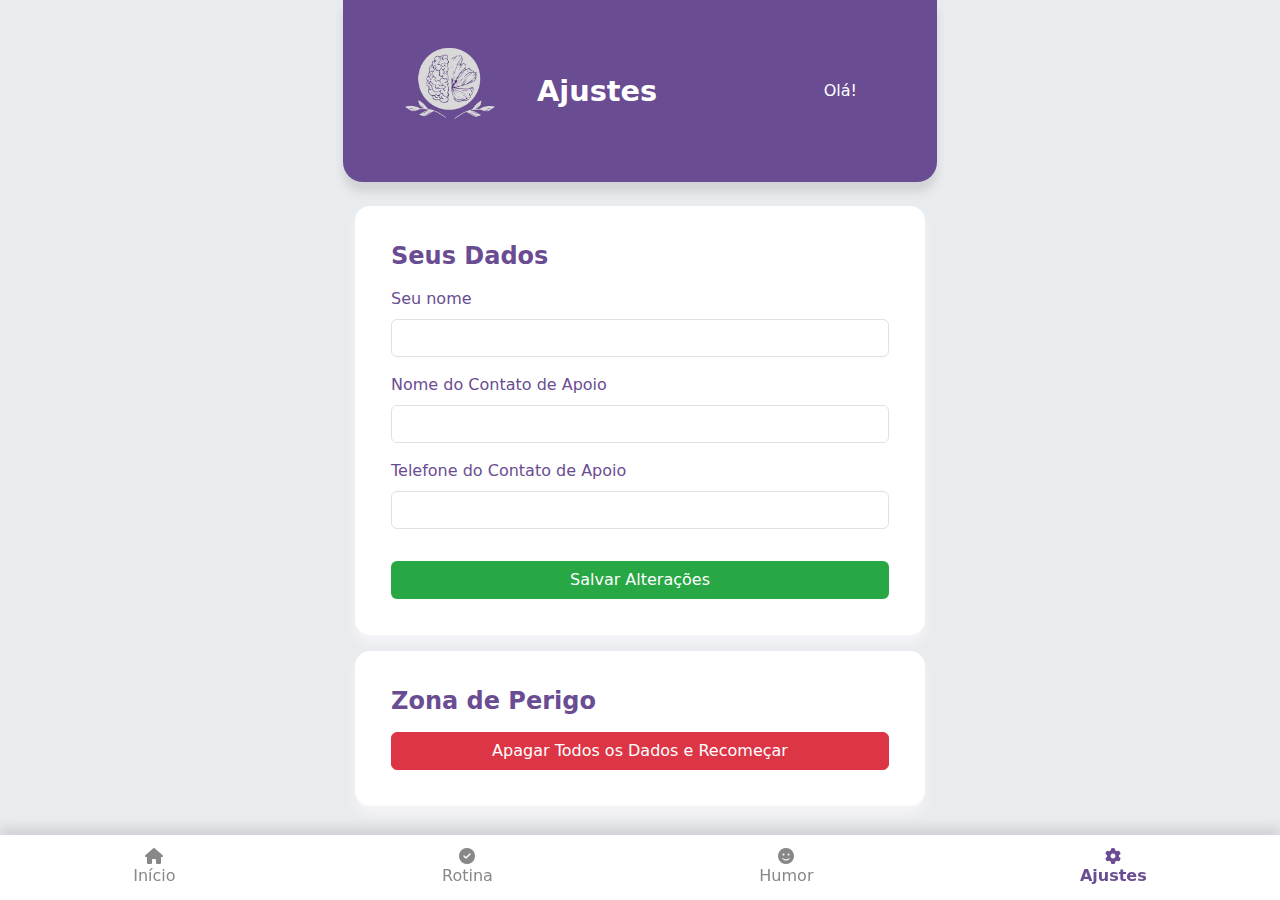
<file: ajustes.html>
<!DOCTYPE html>
<html lang="pt-BR">

<head>
    <meta charset="UTF-8">
    <meta name="viewport" content="width=device-width, initial-scale=1.0">
    <title>Ajustes - CalmaMente</title>
    <link href="https://cdn.jsdelivr.net/npm/bootstrap@5.3.0/dist/css/bootstrap.min.css" rel="stylesheet">
    <link rel="stylesheet" href="https://cdnjs.cloudflare.com/ajax/libs/font-awesome/6.4.0/css/all.min.css">

    <link rel="stylesheet" href="./css/calmamente.css">
</head>

<body>
    <div class="container-fluid container-int">
          <header class="row header-caixa py-3">
            <div class="col-12 d-flex justify-content-between align-items-center">
                <div class="d-flex align-items-center">
                    <img src="img/logo.jpg" alt="Logo CalmaMente" class="me-2 rounded-circle">
                    <h1 class="titulo-header m-1" style="text-align: center;">Ajustes</h1>
                </div>
                <div class="caixa-usuario">
                    <span id="nome-usuario-header" class="me-5">Olá!</span>
                </div>
            </div>
        </header>

        <main class="mt-4">
            <div class="card blocos-dados">
                <div class="card-body">
                    <h2 class="card-title titulo-blocos">Seus Dados</h2>
                    <div class="mb-3">
                        <label for="nomeUsuario" class="form-label" style="color: var(--cor-primaria);">Seu nome</label>
                        <input type="text" class="form-control" id="nomeUsuario">
                    </div>
                    <div class="mb-3">
                        <label for="contatoApoio" class="form-label" style="color: var(--cor-primaria);">Nome do Contato
                            de Apoio</label>
                        <input type="text" class="form-control" id="contatoApoio">
                    </div>
                    <div class="mb-3">
                        <label for="telefoneApoio" class="form-label" style="color: var(--cor-primaria);">Telefone do
                            Contato de Apoio</label>
                        <input type="tel" class="form-control" id="telefoneApoio">
                    </div>
                    <button id="btnSalvarAjustes" class="btn w-100 mt-3"
                        style="background-color: var(--cor-sucesso); color: white;">Salvar Alterações</button>
                </div>
            </div>
            <div class="card blocos-dados mt-3">
                <div class="card-body">
                    <h2 class="card-title titulo-blocos">Zona de Perigo</h2>
                    <button id="btnLimparDados" class="btn btn-danger w-100">Apagar Todos os Dados e Recomeçar</button>
                </div>
            </div>
        </main>

        <nav class="navbar fixed-bottom neuro-navbar">
            <div class="w-100 d-flex justify-content-around">
                <a href="index.html" class="neuro-nav-item"><i class="fas fa-home"></i><span>Início</span></a>
                <a href="rotina.html" class="neuro-nav-item"><i class="fas fa-check-circle"></i><span>Rotina</span></a>
                <a href="humor.html" class="neuro-nav-item"><i class="fas fa-smile"></i><span>Humor</span></a>
                <a href="ajustes.html" class="neuro-nav-item active"><i class="fas fa-cog"></i><span>Ajustes</span></a>
            </div>
        </nav>
    </div>

    <script>
        const inputNome = document.getElementById('nomeUsuario');
        const inputContato = document.getElementById('contatoApoio');
        const inputTelefone = document.getElementById('telefoneApoio');
        const btnSalvar = document.getElementById('btnSalvarAjustes');
        const btnLimpar = document.getElementById('btnLimparDados');

        // Carrega os dados existentes
        inputNome.value = localStorage.getItem('usuarioNome') || '';
        inputContato.value = localStorage.getItem('contatoApoioNome') || '';
        inputTelefone.value = localStorage.getItem('contatoApoioTelefone') || '';

        // Salva as alterações
        btnSalvar.addEventListener('click', () => {
            localStorage.setItem('usuarioNome', inputNome.value);
            localStorage.setItem('contatoApoioNome', inputContato.value);
            localStorage.setItem('contatoApoioTelefone', inputTelefone.value);
            alert('Dados atualizados com sucesso!');
        });

        // Limpa todos os dados
        btnLimpar.addEventListener('click', () => {
            if (confirm('Você tem certeza? Todos os seus dados serão apagados e você voltará para a tela de cadastro.')) {
                localStorage.clear();
                alert('Dados apagados.');
                window.location.href = 'cadastro.html';
            }
        });
    </script>
</body>

</html>
</file>
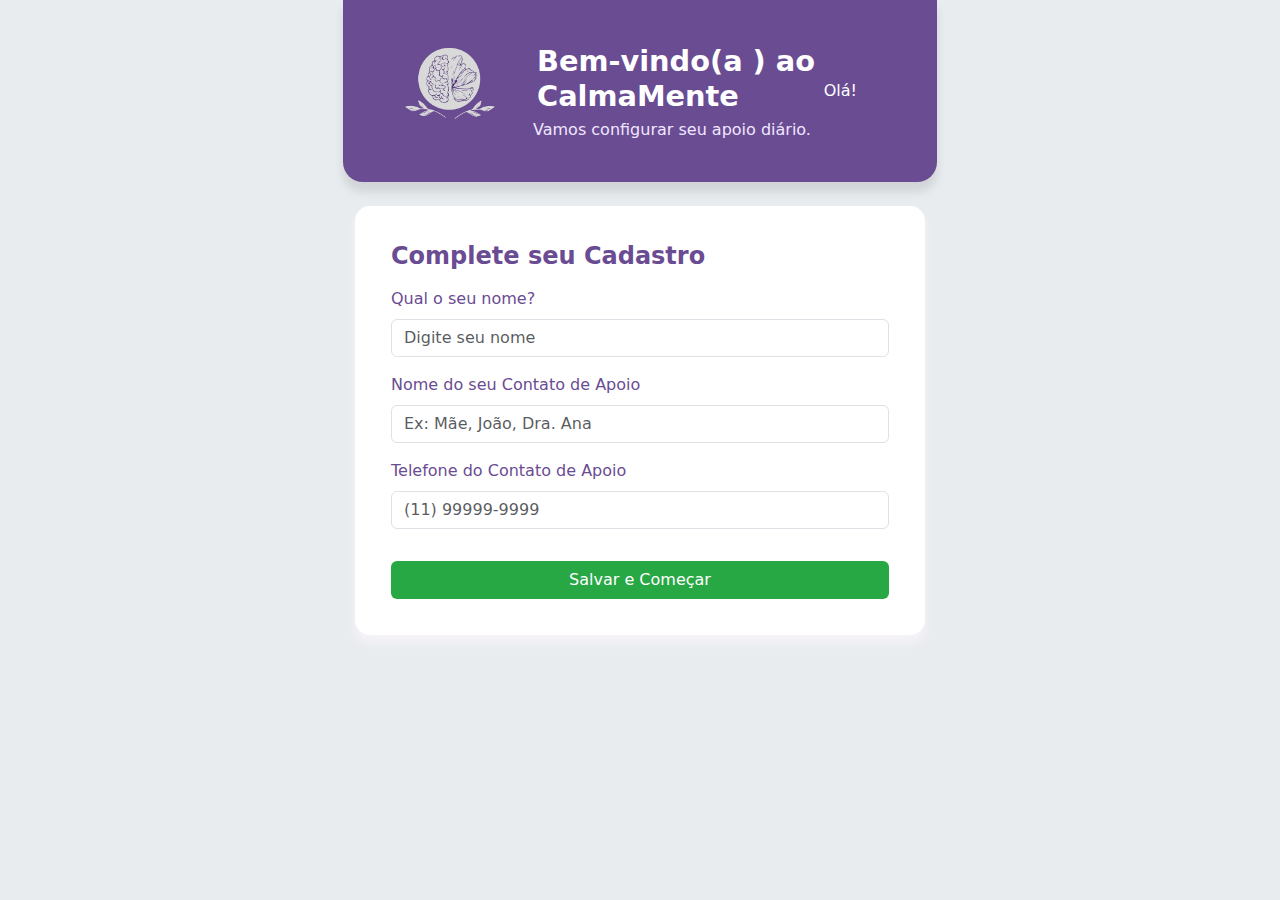
<file: cadastro.html>
<!DOCTYPE html>
<html lang="pt-BR">

<head>
    <meta charset="UTF-8" />
    <meta name="viewport" content="width=device-width, initial-scale=1.0" />
    <title>Cadastro - CalmaMente</title>

    <link href="https://cdn.jsdelivr.net/npm/bootstrap@5.3.0/dist/css/bootstrap.min.css" rel="stylesheet" />
    <link rel="stylesheet" href="https://cdnjs.cloudflare.com/ajax/libs/font-awesome/6.4.0/css/all.min.css" />
    <link rel="stylesheet" href="./css/calmamente.css" />
</head>

<body>
    <div class="container-fluid container-int">
        <header class="row header-caixa py-3">
            <div class="col-12 d-flex justify-content-between align-items-center">
                <div class="d-flex align-items-center">
                    <img src="img/logo.jpg" alt="Logo CalmaMente" class="me-2 rounded-circle">
                </div>
                <div class="d-flex flex-column">
                    <h1 class="titulo-header m-1" style="margin-top: 5px;">Bem-vindo(a ) ao CalmaMente</h1>
                    <p style="color: #f0e6ff; margin: 0;">Vamos configurar seu apoio diário.</p>
                </div>
                <div class="caixa-usuario">
                    <span id="nome-usuario-header" class="me-5">Olá!</span>
                </div>
            </div>
        </header> 

        <main class="mt-4">
            <div class="card blocos-dados">
                <div class="card-body">
                    <h2 class="card-title titulo-blocos mb-3">Complete seu Cadastro</h2>
                    <div class="mb-3">
                        <label for="nomeUsuario" class="form-label" style="color: var(--cor-primaria)">Qual o seu
                            nome?</label>
                        <input type="text" class="form-control" id="nomeUsuario" placeholder="Digite seu nome" />
                    </div>
                    <div class="mb-3">
                        <label for="contatoApoio" class="form-label" style="color: var(--cor-primaria)">Nome do seu
                            Contato de Apoio</label>
                        <input type="text" class="form-control" id="contatoApoio"
                            placeholder="Ex: Mãe, João, Dra. Ana" />
                    </div>
                    <div class="mb-3">
                        <label for="telefoneApoio" class="form-label" style="color: var(--cor-primaria)">Telefone do
                            Contato de Apoio</label>
                        <input type="tel" class="form-control" id="telefoneApoio" placeholder="(11) 99999-9999" />
                    </div>
                    <button id="btnSalvarCadastro" class="btn w-100 mt-3"
                        style="background-color: var(--cor-sucesso); color: white">
                        Salvar e Começar
                    </button>
                </div>
            </div>
        </main>
    </div>

    <script>
        // Redireciona se o usuário já estiver cadastrado
        if (localStorage.getItem("usuarioNome")) {
            window.location.href = "index.html";
        }

        document
            .getElementById("btnSalvarCadastro")
            .addEventListener("click", () => {
                const nome = document.getElementById("nomeUsuario").value;
                const contato = document.getElementById("contatoApoio").value;
                const telefone = document.getElementById("telefoneApoio").value;

                if (!nome || !contato || !telefone) {
                    alert("Por favor, preencha todos os campos.");
                    return;
                }

                localStorage.setItem("usuarioNome", nome);
                localStorage.setItem("contatoApoioNome", contato);
                localStorage.setItem("contatoApoioTelefone", telefone);

                alert(
                    "Configuração salva! Você será direcionado para a página inicial."
                );
                window.location.href = "index.html";
            });
    </script>
</body>

</html>
</file>
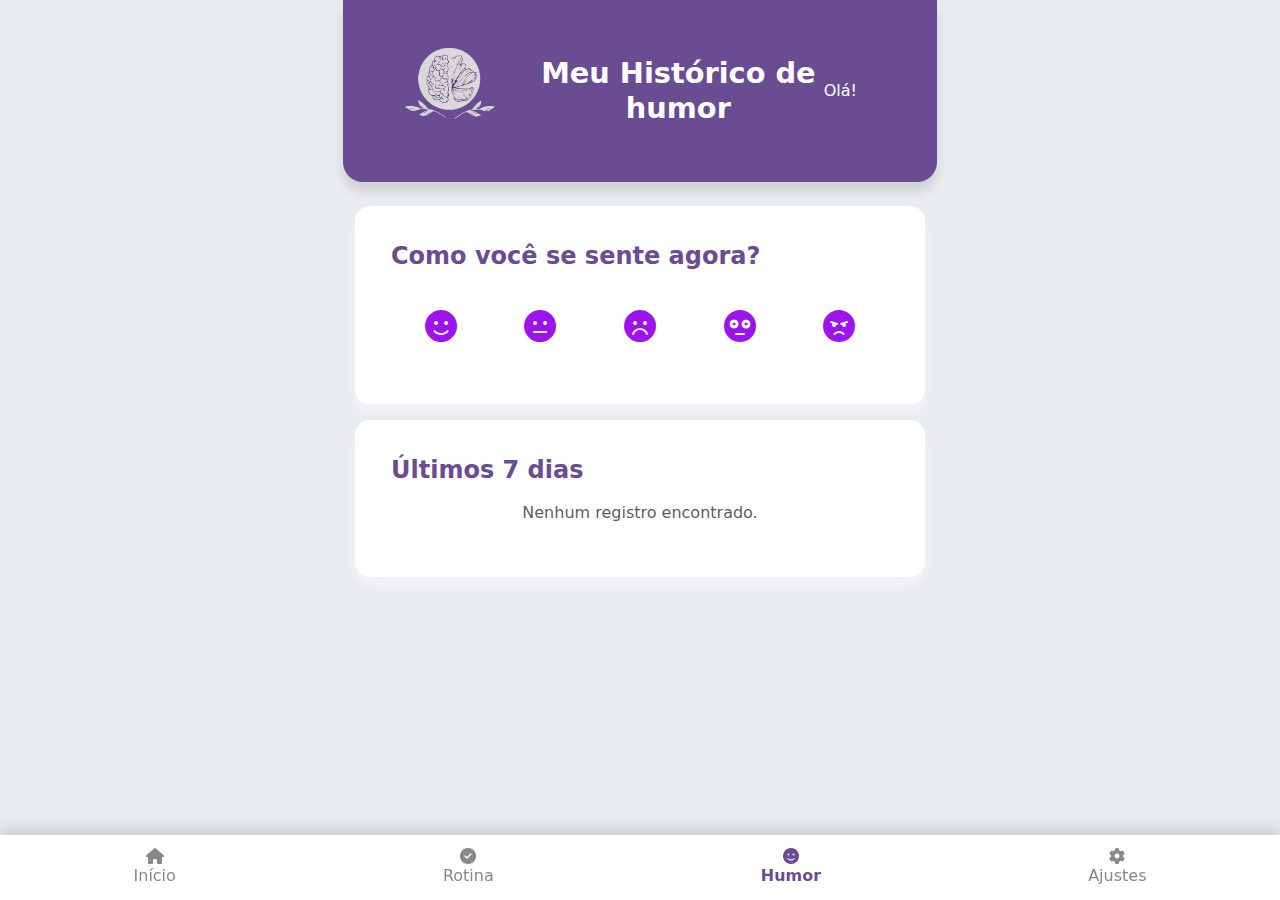
<file: humor.html>
<!DOCTYPE html>
<html lang="pt-BR">

<head>
    <meta charset="UTF-8" />
    <meta name="viewport" content="width=device-width, initial-scale=1.0" />
    <title>Meu Humor - CalmaMente</title>
    <link href="https://cdn.jsdelivr.net/npm/bootstrap@5.3.0/dist/css/bootstrap.min.css" rel="stylesheet" />
    <link rel="stylesheet" href="https://cdnjs.cloudflare.com/ajax/libs/font-awesome/6.4.0/css/all.min.css" />
    <link rel="stylesheet" href="./css/calmamente.css" />
</head>

<body>


    <div class="container-fluid container-int">
          <header class="row header-caixa py-3">
            <div class="col-12 d-flex justify-content-between align-items-center">
                <div class="d-flex align-items-center">
                    <img src="img/logo.jpg" alt="Logo CalmaMente" class="me-2 rounded-circle">
                    <h1 class="titulo-header m-1" style="text-align: center;">Meu Histórico de humor</h1>
                </div>
                <div class="caixa-usuario">
                    <span id="nome-usuario-header" class="me-5">Olá!</span>
                </div>
            </div>
        </header>
         
        <main class="mt-4">
            <div class="card blocos-dados">
                <div class="card-body">
                    <h2 class="card-title titulo-blocos mb-3">
                        Como você se sente agora?
                    </h2>
                    <div class="humor-container" id="humor-selecao-container">
                        <button class="btn-humor" data-humor="feliz">
                            <i class="fas fa-smile fa-2x"></i>
                        </button>
                        <button class="btn-humor" data-humor="neutro">
                            <i class="fas fa-meh fa-2x"></i>
                        </button>
                        <button class="btn-humor" data-humor="triste">
                            <i class="fas fa-frown fa-2x"></i>
                        </button>
                        <button class="btn-humor" data-humor="ansioso">
                            <i class="fas fa-flushed fa-2x"></i>
                        </button>
                        <button class="btn-humor" data-humor="raiva">
                            <i class="fas fa-angry fa-2x"></i>
                        </button>
                    </div>
                </div>
            </div>
            <div class="card blocos-dados mt-3">
                <div class="card-body">
                    <h2 class="card-title titulo-blocos mb-3">
                        Últimos 7 dias</h2>
                    <div id="historico-humor-container"></div>
                </div>
            </div>
        </main>

        <nav class="navbar fixed-bottom neuro-navbar">
            <div class="w-100 d-flex justify-content-around">
                <a href="index.html" class="neuro-nav-item"><i class="fas fa-home"></i><span>Início</span></a>
                <a href="rotina.html" class="neuro-nav-item"><i class="fas fa-check-circle"></i><span>Rotina</span></a>
                <a href="humor.html" class="neuro-nav-item active"><i class="fas fa-smile"></i><span>Humor</span></a>
                <a href="ajustes.html" class="neuro-nav-item"><i class="fas fa-cog"></i><span>Ajustes</span></a>
            </div>
        </nav>
    </div>

    <script>
        const selecaoContainer = document.getElementById(
            "humor-selecao-container"
        );
        const historicoContainer = document.getElementById(
            "historico-humor-container"
        );

        let historico = JSON.parse(localStorage.getItem("historicoHumor")) || [];

        function registrarHumor(humor) {
            const hoje = new Date().toLocaleDateString("pt-BR");
            const registroDeHoje = historico.find((reg) => reg.data === hoje);

            if (registroDeHoje) {
                registroDeHoje.humor = humor;
            } else {
                historico.push({ data: hoje, humor: humor });
            }
            if (historico.length > 7) historico.shift();

            localStorage.setItem("historicoHumor", JSON.stringify(historico));
            localStorage.setItem("humorDoDia", humor);
            renderizarHistorico();
        }

        function renderizarSelecao() {
            const humorHoje = localStorage.getItem("humorDoDia");
            selecaoContainer.querySelectorAll(".btn-humor").forEach((btn) => {
                btn.classList.remove("selected");
                if (btn.dataset.humor === humorHoje) {
                    btn.classList.add("selected");
                }
                btn.onclick = () => {
                    registrarHumor(btn.dataset.humor);
                    renderizarSelecao();
                };
            });
        }

        function renderizarHistorico() {
            historicoContainer.innerHTML = "";
            const icones = {
                feliz: "fa-smile",
                neutro: "fa-meh",
                triste: "fa-frown",
                ansioso: "fa-flushed",
                raiva: "fa-angry",
            };
            if (historico.length === 0) {
                historicoContainer.innerHTML =
                    '<p class="text-center text-muted">Nenhum registro encontrado.</p>';
                return;
            }
            [...historico].reverse().forEach((reg) => {
                const div = document.createElement("div");
                div.className =
                    "d-flex justify-content-between align-items-center p-2 border-bottom";
                div.innerHTML = `
                    <span>${reg.data}</span>
                    <i class="fas ${icones[reg.humor] || "fa-question-circle"
                    } fa-2x" style="color: var(--neuro-primary);"></i>
                `;
                historicoContainer.appendChild(div);
            });
        }

        renderizarSelecao();
        renderizarHistorico();
    </script>
</body>

</html>
</file>
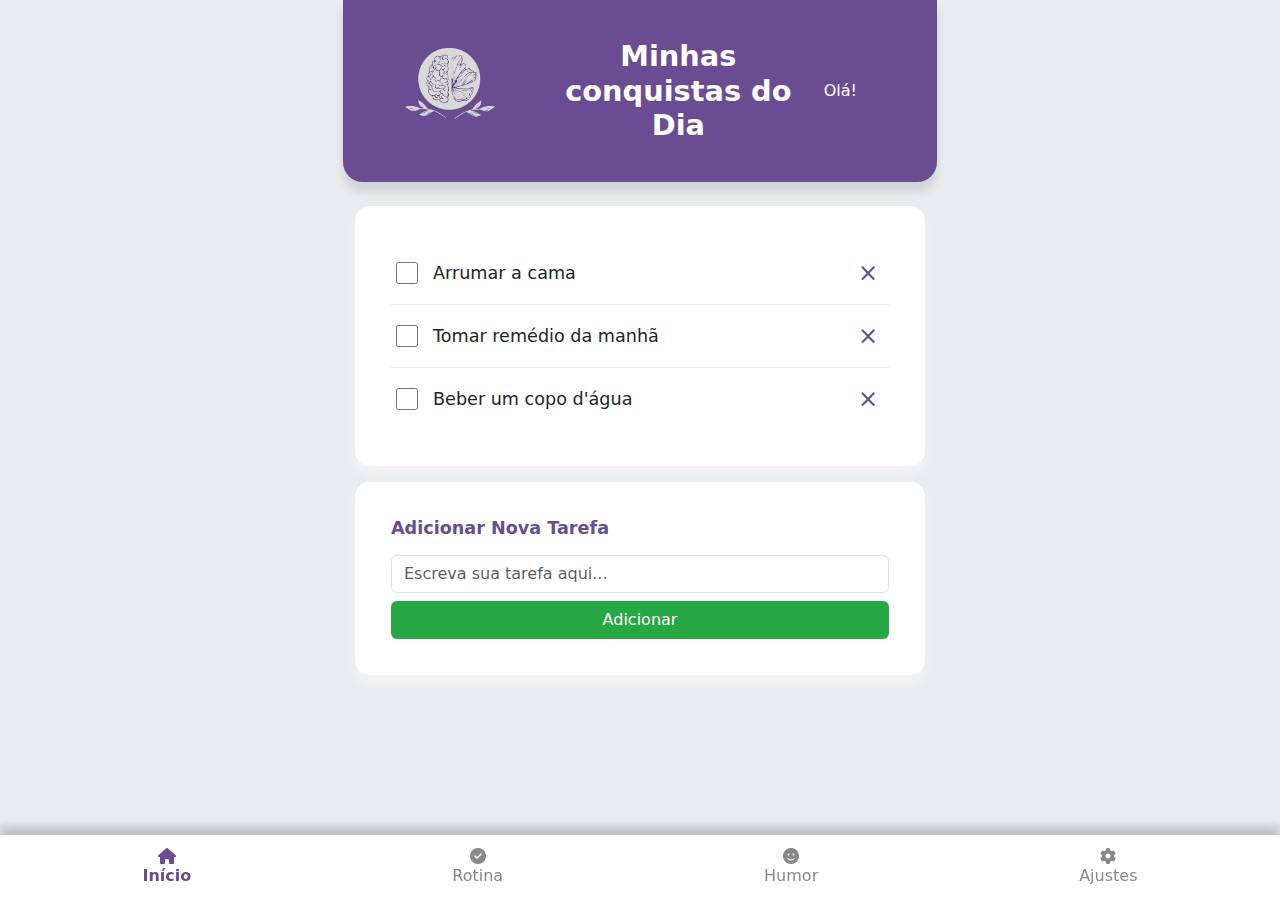
<file: rotina.html>
<!DOCTYPE html>
<html lang="pt-BR">

<head>
    <meta charset="UTF-8">
    <meta name="viewport" content="width=device-width, initial-scale=1.0">
    <title>Minha Rotina - CalmaMente</title>

    <link href="https://cdn.jsdelivr.net/npm/bootstrap@5.3.0/dist/css/bootstrap.min.css" rel="stylesheet">
    <link rel="stylesheet" href="https://cdnjs.cloudflare.com/ajax/libs/font-awesome/6.4.0/css/all.min.css">
    <link rel="stylesheet" href="./css/calmamente.css">

</head>

<body>
    <div class="container-fluid container-int">
        <header class="row header-caixa py-3">
            <div class="col-12 d-flex justify-content-between align-items-center">
                <div class="d-flex align-items-center">
                    <img src="img/logo.jpg" alt="Logo CalmaMente" class="me-2 rounded-circle">
                    <h1 class="titulo-header m-1" style="text-align: center;">Minhas conquistas do Dia</h1>
                </div>
                <div class="caixa-usuario">
                    <span id="nome-usuario-header" class="me-5">Olá!</span>
                </div>
            </div>
        </header>

        <main class="mt-4">
            <div class="card blocos-dados">
                <div class="card-body" id="checklist-container">
                </div>
            </div>
            <div class="card blocos-dados mt-3">
                <div class="card-body">
                    <h3 class="titulo-blocos" style="font-size: 1.1rem;">Adicionar Nova Tarefa</h3>
                    <input type="text" id="nova-tarefa-input" class="form-control"
                        placeholder="Escreva sua tarefa aqui...">
                    <button id="add-tarefa-btn" class="btn w-100 mt-2"
                        style="background-color: var(--cor-sucesso ); color: white;">Adicionar</button>
                </div>
            </div>
        </main>

        <nav class="navbar fixed-bottom neuro-navbar">
            <div class="w-100 d-flex justify-content-around">
                <a href="index.html" class="neuro-nav-item"><i class="fas fa-home"></i><span>Início</span></a>
                <a href="rotina.html" class="neuro-nav-item active"><i
                        class="fas fa-check-circle"></i><span>Rotina</span></a>
                <a href="humor.html" class="neuro-nav-item"><i class="fas fa-smile"></i><span>Humor</span></a>
                <a href="ajustes.html" class="neuro-nav-item"><i class="fas fa-cog"></i><span>Ajustes</span></a>
            </div>
        </nav>
    </div>

    <nav class="navbar fixed-bottom neuro-navbar">
        <div class="container-fluid">
            <div class="w-100 d-flex justify-content-around">
                <a href="index.html" class="neuro-nav-item active"><i class="fas fa-home"></i><span>Início</span></a>
                <a href="rotina.html" class="neuro-nav-item"><i class="fas fa-check-circle"></i><span>Rotina</span></a>
                <a href="humor.html" class="neuro-nav-item"><i class="fas fa-smile"></i><span>Humor</span></a>
                <a href="ajustes.html" class="neuro-nav-item"><i class="fas fa-cog"></i><span>Ajustes</span></a>
            </div>
        </div>
    </nav>

    <script>
        const container = document.getElementById('checklist-container');
        const addBtn = document.getElementById('add-tarefa-btn');
        const input = document.getElementById('nova-tarefa-input');

        let tarefas = JSON.parse(localStorage.getItem('tarefasDiarias')) || [
            { texto: 'Arrumar a cama', feito: false },
            { texto: 'Tomar remédio da manhã', feito: false },
            { texto: 'Beber um copo d\'água', feito: false }
        ];

        function salvarTarefas() {
            localStorage.setItem('tarefasDiarias', JSON.stringify(tarefas));
        }

        function renderizarTarefas() {
            container.innerHTML = '';
            if (tarefas.length === 0) {
                container.innerHTML = '<p class="text-center text-muted">Nenhuma tarefa por aqui!</p>';
            }
            tarefas.forEach((tarefa, index) => {
                const div = document.createElement('div');
                div.className = 'checklist-item';
                div.innerHTML = `
                    <input type="checkbox" id="tarefa-${index}" ${tarefa.feito ? 'checked' : ''}>
                    <label for="tarefa-${index}">${tarefa.texto}</label>
                    <button class="btn-remover-tarefa" data-index="${index}">&times;</button>
                `;
                container.appendChild(div);

                div.querySelector(`#tarefa-${index}`).addEventListener('change', (e) => {
                    tarefas[index].feito = e.target.checked;
                    salvarTarefas();
                });

                div.querySelector('.btn-remover-tarefa').addEventListener('click', (e) => {
                    tarefas.splice(index, 1);
                    salvarTarefas();
                    renderizarTarefas();
                });
            });
        }

        addBtn.addEventListener('click', () => {
            const textoTarefa = input.value.trim();
            if (textoTarefa) {
                tarefas.push({ texto: textoTarefa, feito: false });
                input.value = '';
                salvarTarefas();
                renderizarTarefas();
            }
        });

        renderizarTarefas();


    </script>
</body>

</html>
</file>
<file: css/calmamente.css>
@import url('https://fonts.googleapis.com/css2?family=Libertinus+Mono&display=swap');

:root {
    --cor-primaria: #6a4c93;
    --cor-fundo: #f5f3f7;
    --cor-texto: #343a40;
    --cor-sucesso: #28a745;
    --cor-perigo: #dc3545;
    --cor-branco: #ffffff;
    --cor-cinza-claro: #e9ecef;
}

body {
    background-color: var(--cor-cinza-claro);
    padding-bottom: 80px;
}

.container-int {
    max-width: 600px;
    margin: 0 auto;
    padding: 0 15px;
}

/* Cabeçalho Roxo*/
.header-caixa {
    background-color: var(--cor-primaria);
    color: var(--cor-branco);
    border-radius: 0 0 20px 20px;
    padding: 20px;
    box-shadow: 0 10px 10px rgba(0, 0, 0, 0.1);
}

.header-caixa img {
    width: 150px;
    height: 150px;
}

.titulo-header {
    font-weight: 700;
    font-size: 1.8rem;
    /* Tamanho ajustado para responsividade */
    color: var(--cor-branco);
}

.caixa-usuario {
    font-size: 1rem;
    color: var(--cor-branco);
}

/* Cards Principais*/
.blocos-dados {
    background-color: var(--cor-branco);
    border-radius: 15px;
    border: none;
    box-shadow: 0 8px 8px var(--cor-fundo);
    padding: 20px;
}

.titulo-blocos {
    font-size: 1.50rem;
    color: var(--cor-primaria);
    font-weight: 600;
    margin-bottom: 1rem;
}

/* Menu de Navegação Inferior */
.neuro-navbar {
    background-color: var(--cor-branco);
    box-shadow: 0 -8px 10px rgba(0, 0, 0, 0.1);
    height: 65px;
}

.neuro-nav-item {
    color: #888;
    text-decoration: none;
    display: flex;
    flex-direction: column;
    align-items: center;
    font-size: 0, 8rem;
    transition: color 0.3s ease;
}

.neuro-nav-item:hover {
    color: var(--cor-cinza-claro);
}

.neuro-nav-item.active {
    color: var(--cor-primaria);
    font-weight: bolder;
}

/* Checklist de Rotina */
.checklist-item {
    display: flex;
    align-items: center;
    padding: 12px 5px;
    font-size: 1.1rem;
    border-bottom: 1px solid var(--cor-cinza-claro);
}

.checklist-item:last-child {
    border-bottom: none;
}

.checklist-item input[type="checkbox"] {
    width: 22px;
    height: 22px;
    margin-right: 15px;
    cursor: pointer;
    accent-color: var(--cor-primaria);
}

.checklist-item label {
    cursor: pointer;
}

.checklist-item input[type="checkbox"]:checked+label {
    text-decoration: line-through;
    color: var(--cor-sucesso);
}

.btn-remover-tarefa {
    background: none;
    border: none;
    color: var(--cor-primaria);
    font-size: 1.5rem;
    margin-left: auto;
    cursor: pointer;
    transition: color 0.3s;
}

.btn-remover-tarefa:hover {
    color: var(--cor-perigo);
}

/* Seleção de Humor */
.humor-container {
    display: flex;
    justify-content: space-around;
    padding: 10px 0;
}

.btn-humor {
    background: none;
    border: 3px solid transparent;
    border-radius: 50%;
    padding: 10px;
    cursor: pointer;
    transition: all 0.3s ease;
}

.btn-humor i {
    color: #9d13ed;
    transition: all 0.3s ease;
}

.btn-humor:hover i,
.btn-humor.selected i {
    color: var(--cor-primaria);
}

.btn-humor.selected {
    border-color: var(--cor-primaria);
    transform: scale(1.1);
}

/* Botão e Tela de SOS */
.sos-button {
    position: fixed;
    bottom: 85px;
    right: 20px;
    width: 70px;
    height: 70px;
    background-color: var(--cor-perigo);
    color: var(--cor-branco);
    border-radius: 50%;
    border: none;
    display: flex;
    flex-direction: column;
    justify-content: center;
    align-items: center;
    box-shadow: 0 4px 12px #9d13ed;
    cursor: pointer;
    z-index: 1000;
    transition: transform 0.2s ease;
}

.sos-button:hover {
    transform: scale(1.05);
}

.sos-button i {
    font-size: 24px;
}

.sos-button span {
    font-size: 14px;
    font-weight: bold;
}

.overlay-sos {
    position: fixed;
    top: 0;
    left: 0;
    width: 100%;
    height: 100%;
    background-color: #281c3ef7;
    z-index: 1001;
    display: flex;
    flex-direction: column;
    justify-content: center;
    align-items: center;
    color: var(--cor-branco);
    padding: 20px;
    opacity: 0;
    visibility: hidden;
    transition: opacity 0.5s ease, visibility 0.5s ease;
}

.overlay-sos.visible {
    opacity: 1;
    visibility: visible;
}

.close-sos {
    position: absolute;
    top: 20px;
    right: 20px;
    background: none;
    border: none;
    color: var(--cor-branco);
    font-size: 40px;
    cursor: pointer;
}

.sos-title {
    font-size: 2rem;
    font-weight: bold;
    margin-bottom: 20px;
}

.sos-instruction {
    font-size: 1.1rem;
    color: #ddd;
}

/* Animação de Respiração */
.respiracao-container {
    position: relative;
    width: 200px;
    height: 200px;
    display: flex;
    justify-content: center;
    align-items: center;
}

.circulo-respiracao {
    width: 100px;
    height: 100px;
    background-color: var(--cor-primaria);
    border-radius: 50%;
    animation: respirar 8s ease-in-out infinite;
}

.respiracao-texto {
    position: absolute;
    color: var(--cor-branco);
    font-size: 1.2rem;
    animation: texto-respirar 8s ease-in-out infinite;
}

@keyframes respirar {
    0% {
        transform: scale(0.8);
    }

    50% {
        transform: scale(1.2);
    }

    100% {
        transform: scale(0.8);
    }
}

@keyframes texto-respirar {
    0% {
        content: "Inspire...";
        opacity: 1;
    }

    49% {
        opacity: 0;
    }

    50% {
        content: "Expire...";
        opacity: 1;
    }

    99% {
        opacity: 0;
    }

    100% {
        content: "Inspire...";
        opacity: 1;
    }
}

/* Botões de Som e Apoio na tela SOS */
.sons-container {
    display: flex;
    gap: 15px;
}

.btn-som,
.btn-ligar-apoio {
    background-color: rgba(255, 255, 255, 0.1);
    border: 1px solid rgba(255, 255, 255, 0.3);
    color: var(--cor-branco);
    padding: 10px 20px;
    border-radius: 25px;
    cursor: pointer;
    transition: background-color 0.3s;
    text-decoration: none;
}

.btn-som:hover,
.btn-ligar-apoio:hover {
    background-color: rgba(255, 255, 255, 0.2);
}

/* ===== 4. RESPONSIVIDADE ===== */
@media (max-width: 480px) {
    .titulo-header {
        font-size: 1.5rem;
    }

    .sos-title {
        font-size: 1.8rem;
    }

    .respiracao-container {
        width: 150px;
        height: 150px;
    }

    .circulo-respiracao {
        width: 80px;
        height: 80px;
    }
}
</file>
